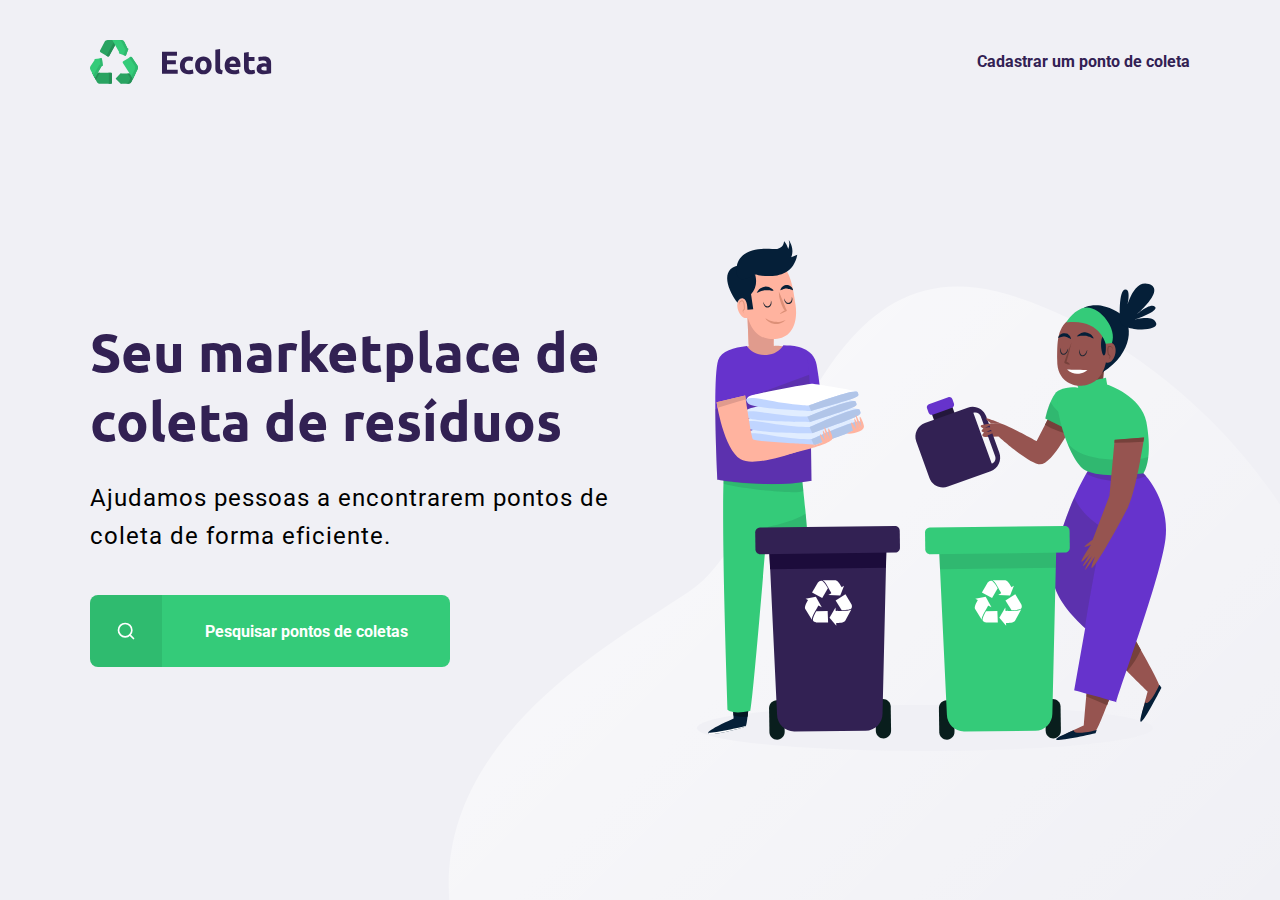
<file: index.html>
<!DOCTYPE html>
<html lang="pt-br">
<head>
    <meta charset="UTF-8">
    <meta name="viewport" content="width=device-width, initial-scale=1.0">

    <link rel="preconnect" href="https://fonts.gstatic.com">
    <link href="https://fonts.googleapis.com/css2?family=Roboto:wght@400;700&family=Ubuntu:wght@700&display=swap" rel="stylesheet">

    <link href="https://fonts.googleapis.com/icon?family=Material+Icons"
      rel="stylesheet">

    <link rel="stylesheet" href="styles/main.css">
    <link rel="stylesheet" href="styles/home.css">
    <link rel="stylesheet" href="styles/responsive.css">
    
    <title>Meu app</title>
</head>
<body>

    <div id="page-home">

        <div class="content">

            <header>
                <img src="./assets/icones/logo.svg" alt="logo ecoleta">
                
                <a href="create-Point.html">
                    <span class="material-icons">
                        login
                    </span>
                    Cadastrar um ponto de coleta
                </a>
            </header>

            <main>

                <h1>Seu marketplace de coleta de resíduos</h1>

                <p>Ajudamos pessoas a encontrarem pontos de coleta de forma eficiente.</p>

                <a href="#">
                    <span></span>
                
                    <strong>Pesquisar pontos de coletas</strong>
                </a>

            </main>
            
        </div>
    </div>
    
</body>
</html>
</file>
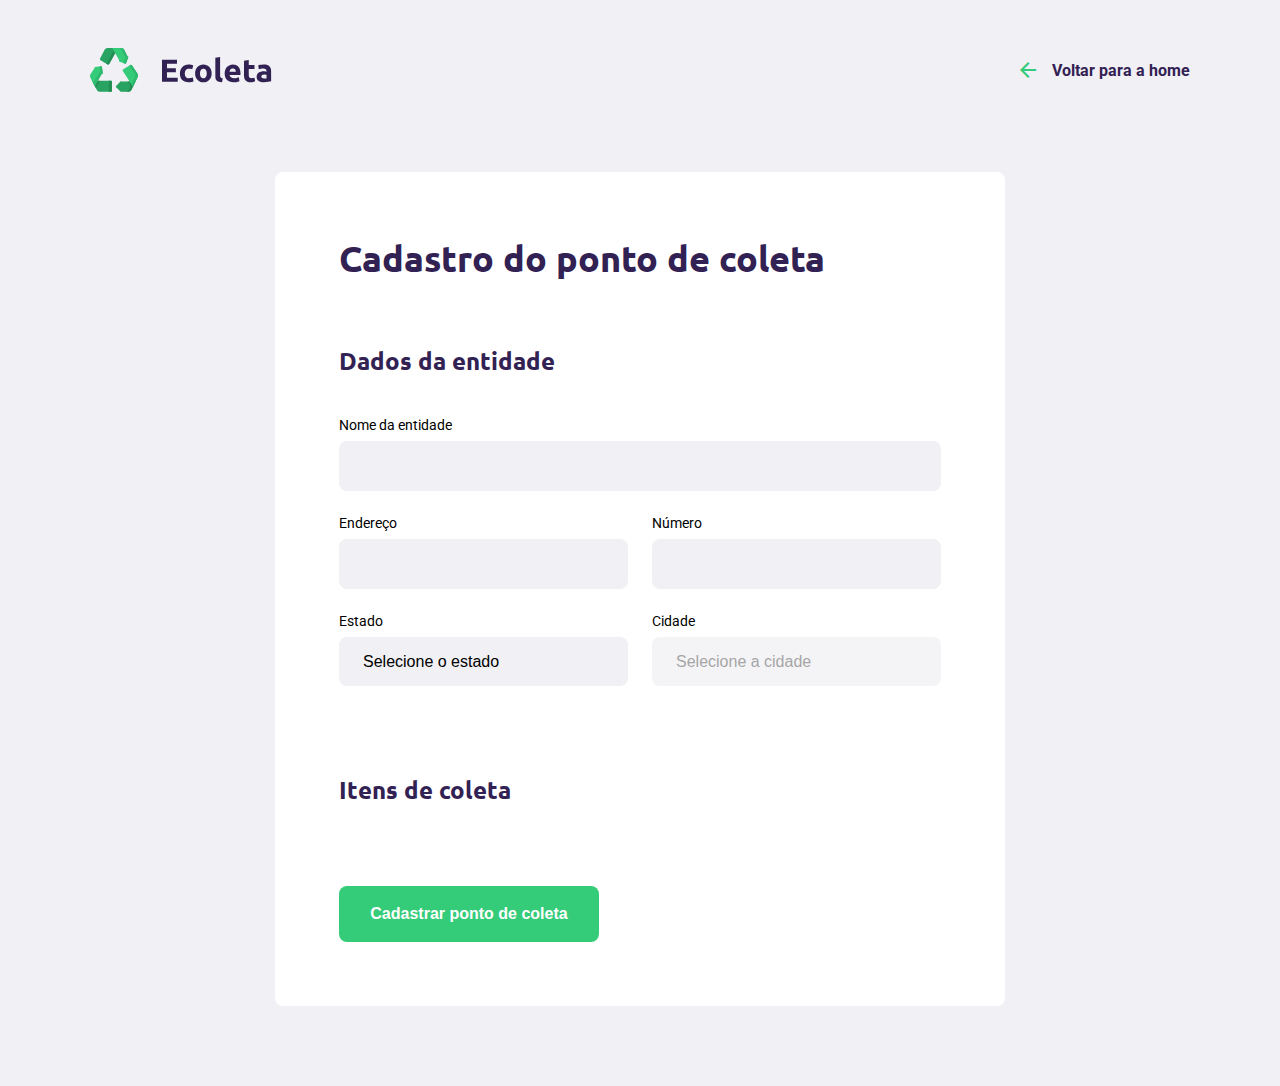
<file: create-Point.html>
<!DOCTYPE html>
<html lang="pt-br">
<head>
    <meta charset="UTF-8">
    <meta name="viewport" content="width=device-width, initial-scale=1.0">

    <link rel="preconnect" href="https://fonts.gstatic.com">
    <link href="https://fonts.googleapis.com/css2?family=Roboto:wght@400;700&family=Ubuntu:wght@700&display=swap" rel="stylesheet">

    <link href="https://fonts.googleapis.com/icon?family=Material+Icons"
      rel="stylesheet">

    <link rel="stylesheet" href="styles/main.css">
    <link rel="stylesheet" href="styles/create-point.css">

    <link rel="stylesheet" href="styles/responsive.css">
    
    <title>Criar ponto de coleta</title>
</head>
<body>

    <div id="page-create-point">

            <header>
                <img src="./assets/icones/logo.svg" alt="logo ecoleta">
                <a href="index.html">
                    <span class="material-icons">
                        arrow_back
                    </span>
                    Voltar para a home
                </a>
            </header>

            <form action="">
                <h1>Cadastro do ponto de coleta</h1>

                <fieldset>
                    <legend>
                        <h2>Dados da entidade</h2>
                    </legend>

                    <div class="field">
                        <label for="">Nome da entidade</label>
                        <input type="text" name="name">
                    </div>

                    <div class="field-group">
                        <div class="field">
                            <label for="address">Endereço</label>
                            <input type="text" name="address">
                        </div>
                        <div class="field">
                            <label for="address2">Número</label>
                            <input type="number" name="address2">

                        </div>
                    </div>

                    <div class="field-group">
                        <div class="field">
                            <label for="state">Estado</label>
                            <select name="uf">
                                <option value="">Selecione o estado</option>

                            </select>
                            
                        </div>

                        <div class="field">
                            <label for="city">Cidade</label>
                            <select name="city" disabled>
                                <option value="">Selecione a cidade</option>

                            </select>
                            
                        </div>

                    </div>
            
                </fieldset>

                <fieldset>
                    <legend>
                        <h2>Itens de coleta</h2>
                    </legend>
                </fieldset>

                <button type="submit"> Cadastrar ponto de coleta</button>
            </form>

    </div>

    <script src="scripts/create-point.js"></script>
    
</body>
</html>
</file>
<file: styles/main.css>
:root {
    --title-color: #322153;
    --primary-color: #34cb79;
}

* {
    margin: 0;
    padding: 0;
    box-sizing:border-box;
}


html {
    font-family: 'Roboto', sans-serif;
}

body {
    background: #f0f0f5;
}

a {
    text-decoration: none;
}

h1, h2, h3, h4, h5, h6 {
    font-family: 'Ubuntu', sans-serif;
    color: var(--title-color);
}
</file>
<file: styles/home.css>
#page-home {
    height: 100vh;
    background: url('../assets/icones/home-background.svg') no-repeat;
    background-position: 35vw bottom;

}

#page-home .content {
    width: 90%;
    max-width: 1100px;
    height: 100%;

    margin: 0 auto;

    display: flex;
    flex-direction: column;
}

#page-home header {
    margin-top: 40px;

    display: flex;
    align-items: center;
    justify-content: space-between;
}

#page-home header a {
    display: flex;
    color: var(--title-color);
    font-weight: 700;

}

#page-home header a span {
    
    display: flex;
    margin-right: 16px;
    height:20px;
    width: 20px;
    color: #34cb79;
    align-items: center;

}

#page-home main {
    max-width: 560px;

    flex: 1;

    display: flex;
    flex-direction: column;
    justify-content: center;
    
}

#page-home main h1 {
    font-size: 54px;
}

#page-home main p {
    font-size: 24px;
    line-height: 38px;
    margin-top: 24px;
    letter-spacing: 1px

}

#page-home main a{
    width: 100%;
    max-width: 360px;
    background-color: var(--primary-color);
    height: 72px;

    border-radius: 8px;

    align-items: center;
    display: flex;

    margin-top: 40px;


    transition: 400ms;
}

#page-home main a:hover {
    background-color: #2fb86e;
}

#page-home main a span {
    width: 72px;
    height:72px;

    border-top-left-radius: 8px;
    border-bottom-left-radius: 8px;

    background-color: rgba(0,0,0,0.08);

    display: flex;
    align-items: center;
    justify-content: center;

}

#page-home main a span::after {
    content: "";
    background-image: url('../assets/icones/search.svg');

    width: 20px;
    height: 20px;
}


#page-home main a strong {
    flex: 1;
    color: #fff;
    text-align: center;

}
</file>
<file: styles/responsive.css>
@media (max-width: 900px) {
    #page-home {
        background-position-x: 71vw;
    }

    #page-home .content {
        align-items: center;
        text-align: center;
    }

    #page-home header a {
        position: absolute;
        bottom: 48px;
        left: 50%;
        transform: translateX(-50%)
    }

    #page-home main {
        align-items: center;
    }


}

@media (min-width: 1700px) {
    #page-home {
        background-position-x: 40vw;
    }
}

@media (max-height:760px) {
    #page-home {
        background-position-y: 200px;
    }
}
</file>
<file: styles/create-point.css>
#page-create-point {
    width: 90%;
    max-width: 1100px;

    margin: 0 auto;
}

#page-create-point header {
    margin-top: 48px;
    display: flex;
    justify-content: space-between;
    align-items: center;

}

#page-create-point header a {
    color: var(--title-color);
    font-weight: bold;

    display: flex;
    align-items: center;
}

#page-create-point header a span {
    margin-right: 16px;
    display: flex;
    width: 20px;
    height: 20px;
    color: #34cb79;
    align-items: center;
}

form {
    background-color: #fff;

    margin: 80px auto;
    padding: 64px;

    border-radius: 8px;

    max-width: 730px;

}

form h1 {
    font-size: 36px;

}

form fieldset {
    margin-top: 64px;

    border: 0;
}

form legend {
    margin-bottom: 40px;
}

form legend h2 {
    font-size: 24px;
}

form .field {
    display: flex;
    flex-direction: column;
    flex: 1;

    margin-bottom: 24px;
}

form .field-group {
    display: flex;
    
}

form input, form select {
    background-color: #f0f0f5;
    border: 0;
    padding: 16px 24px;
    font-size: 16px;

    border-radius: 8px;

    outline: none;
}

form select {
    -webkit-appearance: none;
    -moz-appearance: none;
    appearance: none;
}

form label {
    font-size: 14px;
    margin-bottom: 8px;
}

form .field-group .field + .field {
    margin-left: 24px;
}

form button {
    width: 260px;
    height: 56px;

    background-color: var(--primary-color);
    border: 0;
    border-radius: 8px;

    color: #fff;
    font-weight: bold;
    font-size: 16px;

    margin-top: 40px;

    transition: 400ms;
}

form button:hover {
    background-color: #2fb86e;
}
</file>
